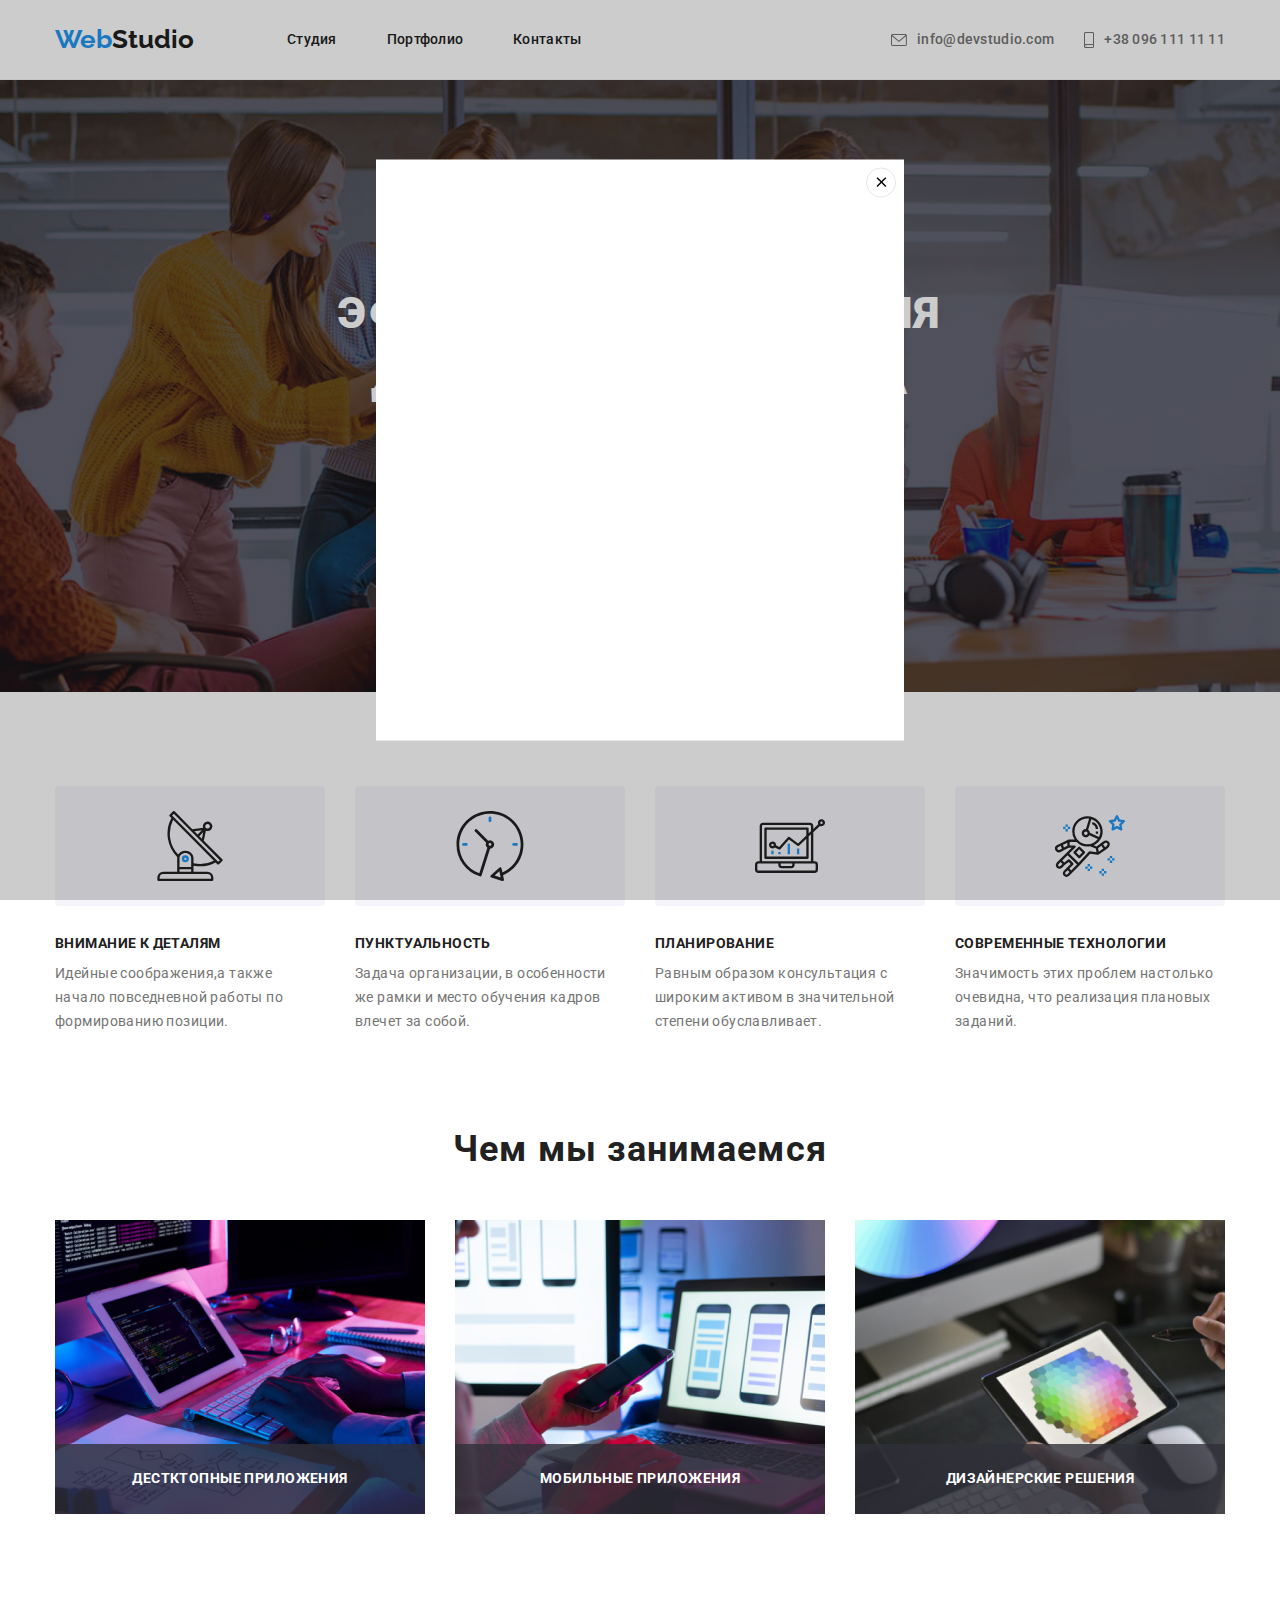
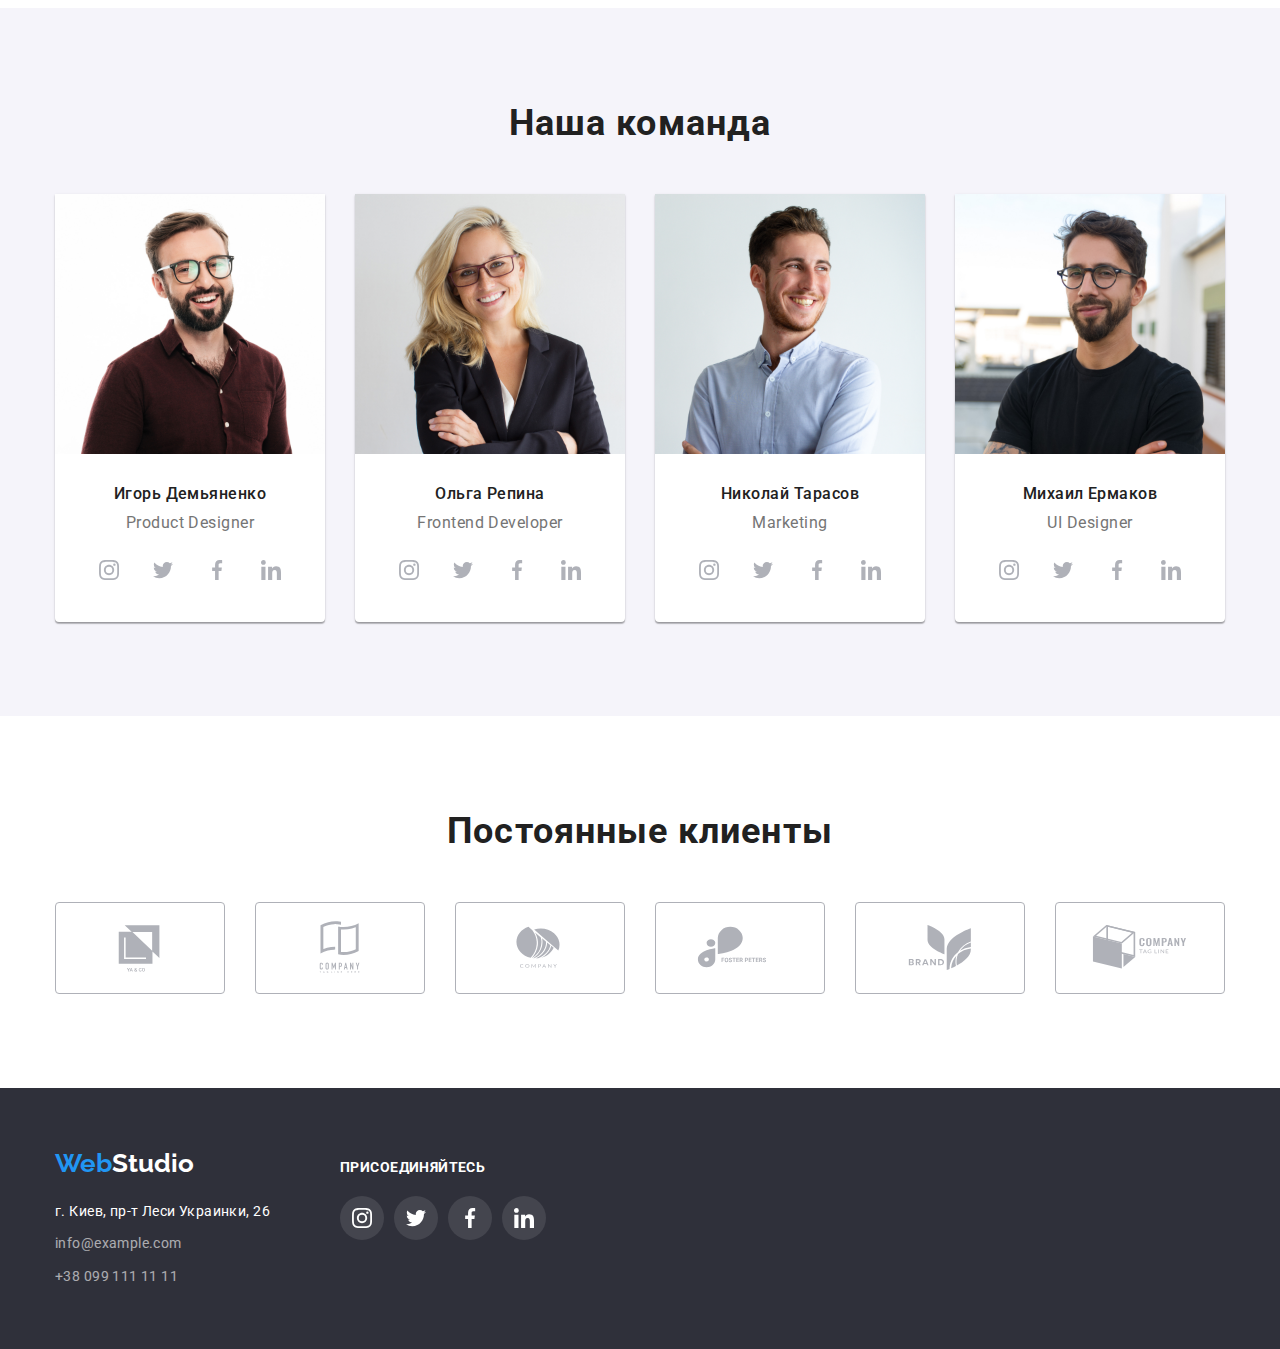
<file: index.html>
<!DOCTYPE html>
<html lang="ru">
  <head>
    <meta charset="UTF-8" />
    <meta http-equiv="X-UA-Compatible" content="IE=edge" />
    <meta name="viewport" content="width=device-width, initial-scale=1.0" />
    <title>WebStudio</title>
    <link rel="preconnect" href="https://fonts.googleapis.com" />
    <link rel="preconnect" href="https://fonts.gstatic.com" crossorigin />
    <link
      href="https://fonts.googleapis.com/css2?family=Raleway:wght@700&family=Roboto:wght@400;500;700;900&display=swap"
      rel="stylesheet"
    />
    <link
      rel="stylesheet"
      href="https://cdn.jsdelivr.net/npm/modern-normalize@1.1.0/modern-normalize.min.css"
    />
    <link rel="stylesheet" href="./css/styles.css" />
  </head>
  <body>
    <header class="page-header">
      <div class="container page-header-container">
        <nav class="page-nav">
          <a class="link logo" href="" lang="en"> <span class="logo-part">Web</span>Studio</a>
          <ul class="list menu">
            <li class="menu-item">
              <a class="link menu-link" href="#studio">Студия</a>
            </li>
            <li class="menu-item">
              <a class="link menu-link" href="./portfolio.html">Портфолио</a>
            </li>
            <li class="menu-item">
              <a class="link menu-link" href="#contacts">Контакты</a>
            </li>
          </ul>
        </nav>
        <ul class="list contact-header">
          <li class="contact-item-list">
            <a class="link contact-item" href="mailto:info@devstudio.com">
              <svg class="contact-item-icon" width="16" height="12">
                <use href="./images/sprite.svg#icon-envelope"></use>
              </svg>
              info@devstudio.com
            </a>
          </li>
          <li class="contact-item-list">
            <a class="link contact-item" href="tel:+380961111111">
              <svg class="contact-item-icon" width="10" height="16">
                <use href="./images/sprite.svg#icon-smartphone"></use>
              </svg>
              +38 096 111 11 11
            </a>
          </li>
        </ul>
      </div>
    </header>
    <main>
      <!--=====================HERO section=================================== -->
      <section class="hero-section">
        <div class="container">
          <h1 class="page-title">Эффективные решения для вашего бизнеса</h1>
          <button class="hero-button" type="button" data-modal-open>Заказать услугу</button>
        </div>
      </section>
      <!--================= advantages section =============================== -->
      <section class="advantages-section section" id="studio">
        <div class="container">
          <h2 lang="uk" class="visually-hidden">Наші переваги</h2>
          <ul class="advantages-list list">
            <li class="advantages-item">
              <div class="advantages-item-container">
                <svg class="advantages-item-icon">
                  <use href="./images/sprite.svg#icon-antenna-1"></use>
                </svg>
              </div>
              <h3 class="advantages-name">Внимание к деталям</h3>
              <p class="advantages-descrp">
                Идейные соображения,а также начало повседневной работы по формированию позиции.
              </p>
            </li>
            <li class="advantages-item">
              <div class="advantages-item-container">
                <svg class="advantages-item-icon">
                  <use href="./images/sprite.svg#icon-clock-1"></use>
                </svg>
              </div>
              <h3 class="advantages-name">Пунктуальность</h3>
              <p class="advantages-descrp">
                Задача организации, в особенности же рамки и место обучения кадров влечет за собой.
              </p>
            </li>
            <li class="advantages-item">
              <div class="advantages-item-container">
                <svg class="advantages-item-icon">
                  <use href="./images/sprite.svg#icon-diagram-1"></use>
                </svg>
              </div>
              <h3 class="advantages-name">Планирование</h3>
              <p class="advantages-descrp">
                Равным образом консультация с широким активом в значительной степени обуславливает.
              </p>
            </li>
            <li class="advantages-item">
              <div class="advantages-item-container">
                <svg class="advantages-item-icon">
                  <use href="./images/sprite.svg#icon-astronaut-1"></use>
                </svg>
              </div>
              <h3 class="advantages-name">Современные технологии</h3>
              <p class="advantages-descrp">
                Значимость этих проблем настолько очевидна, что реализация плановых заданий.
              </p>
            </li>
          </ul>
        </div>
      </section>
      <!--============================= occupation section ===========================-->
      <section class="occupation-section">
        <div class="container">
          <h2 class="subtitle">Чем мы занимаемся</h2>
          <ul class="occupation-list list">
            <li class="occupation-item">
              <img
                class="occupation-img"
                src="./images/img-1.jpg"
                alt="руки человека набирают текст на клавиатуре"
                width="370"
                height="295"
              />
              <h3 class="occupation-name">дестктопные приложения</h3>
            </li>
            <li class="occupation-item">
              <img
                class="occupation-img"
                src="./images/img-2.jpg"
                alt="человек сравнивает изображение на телефоне и ноутбуке"
                width="370"
                height="295"
              />
              <h3 class="occupation-name">мобильные приложения</h3>
            </li>
            <li class="occupation-item">
              <img
                class="occupation-img"
                src="./images/img-3.jpg"
                alt="человек просматривает палитру цветов на планшете"
                width="370"
                height="295"
              />
              <h3 class="occupation-name">дизайнерские решения</h3>
            </li>
          </ul>
        </div>
      </section>
      <!--==============================team section ==============================-->
      <section class="team-section section">
        <div class="container">
          <h2 class="subtitle">Наша команда</h2>
          <ul class="team-list list">
            <li class="team-item">
              <img
                class="team-image"
                src="./images/igor_demyanenko_profile_photo.jpg"
                alt="фото профиля Игорь Демьяненко"
                width="270"
                height="260"
              />
              <div class="subtitle-container">
                <h3 class="colleagues-name">Игорь Демьяненко</h3>
                <p class="card-title" lang="en">Product Designer</p>
                <ul class="social-list list">
                  <li class="social-list-item">
                    <a href="" class="social-list-link">
                      <svg class="social-list-icon">
                        <use href="./images/sprite.svg#icon-instagram"></use>
                      </svg>
                    </a>
                  </li>
                  <li class="social-list-item">
                    <a href="" class="social-list-link">
                      <svg class="social-list-icon">
                        <use href="./images/sprite.svg#icon-twitter"></use>
                      </svg>
                    </a>
                  </li>
                  <li class="social-list-item">
                    <a href="" class="social-list-link">
                      <svg class="social-list-icon">
                        <use href="./images/sprite.svg#icon-facebook"></use>
                      </svg>
                    </a>
                  </li>
                  <li class="social-list-item">
                    <a href="" class="social-list-link">
                      <svg class="social-list-icon">
                        <use href="./images/sprite.svg#icon-linkedin"></use>
                      </svg>
                    </a>
                  </li>
                </ul>
              </div>
            </li>
            <li class="team-item">
              <img
                class="team-image"
                src="./images/olga_repina_profile_photo.jpg"
                alt="фото профиля Ольга Репина"
                width="270"
                height="260"
              />
              <div class="subtitle-container">
                <h3 class="colleagues-name">Ольга Репина</h3>
                <p class="card-title" lang="en">Frontend Developer</p>
                <ul class="social-list list">
                  <li class="social-list-item">
                    <a href="" class="social-list-link">
                      <svg class="social-list-icon">
                        <use href="./images/sprite.svg#icon-instagram"></use>
                      </svg>
                    </a>
                  </li>
                  <li class="social-list-item">
                    <a href="" class="social-list-link">
                      <svg class="social-list-icon">
                        <use href="./images/sprite.svg#icon-twitter"></use>
                      </svg>
                    </a>
                  </li>
                  <li class="social-list-item">
                    <a href="" class="social-list-link">
                      <svg class="social-list-icon">
                        <use href="./images/sprite.svg#icon-facebook"></use>
                      </svg>
                    </a>
                  </li>
                  <li class="social-list-item">
                    <a href="" class="social-list-link">
                      <svg class="social-list-icon">
                        <use href="./images/sprite.svg#icon-linkedin"></use>
                      </svg>
                    </a>
                  </li>
                </ul>
              </div>
            </li>
            <li class="team-item">
              <img
                class="team-image"
                src="./images/nikolayi_tarasov_profile_photo.jpg"
                alt="фото профиля Николай Тарасов"
                width="270"
                height="260"
              />
              <div class="subtitle-container">
                <h3 class="colleagues-name">Николай Тарасов</h3>
                <p class="card-title" lang="en">Marketing</p>
                <ul class="social-list list">
                  <li class="social-list-item">
                    <a href="" class="social-list-link">
                      <svg class="social-list-icon">
                        <use href="./images/sprite.svg#icon-instagram"></use>
                      </svg>
                    </a>
                  </li>
                  <li class="social-list-item">
                    <a href="" class="social-list-link">
                      <svg class="social-list-icon">
                        <use href="./images/sprite.svg#icon-twitter"></use>
                      </svg>
                    </a>
                  </li>
                  <li class="social-list-item">
                    <a href="" class="social-list-link">
                      <svg class="social-list-icon">
                        <use href="./images/sprite.svg#icon-facebook"></use>
                      </svg>
                    </a>
                  </li>
                  <li class="social-list-item">
                    <a href="" class="social-list-link">
                      <svg class="social-list-icon">
                        <use href="./images/sprite.svg#icon-linkedin"></use>
                      </svg>
                    </a>
                  </li>
                </ul>
              </div>
            </li>
            <li class="team-item">
              <img
                class="team-image"
                src="./images/michail_ermakov_profile_photo.jpg"
                alt="фото профиля Михаил Ермаков"
                width="270"
                height="260"
              />
              <div class="subtitle-container">
                <h3 class="colleagues-name">Михаил Ермаков</h3>
                <p class="card-title" lang="en">UI Designer</p>
                <ul class="social-list list">
                  <li class="social-list-item">
                    <a href="" class="social-list-link">
                      <svg class="social-list-icon">
                        <use href="./images/sprite.svg#icon-instagram"></use>
                      </svg>
                    </a>
                  </li>
                  <li class="social-list-item">
                    <a href="" class="social-list-link">
                      <svg class="social-list-icon">
                        <use href="./images/sprite.svg#icon-twitter"></use>
                      </svg>
                    </a>
                  </li>
                  <li class="social-list-item">
                    <a href="" class="social-list-link">
                      <svg class="social-list-icon">
                        <use href="./images/sprite.svg#icon-facebook"></use>
                      </svg>
                    </a>
                  </li>
                  <li class="social-list-item">
                    <a href="" class="social-list-link">
                      <svg class="social-list-icon">
                        <use href="./images/sprite.svg#icon-linkedin"></use>
                      </svg>
                    </a>
                  </li>
                </ul>
              </div>
            </li>
          </ul>
        </div>
      </section>
      <!--============================= CLIENTS SECTION ============================== -->
      <section class="clients-section section">
        <div class="container">
          <h2 class="subtitle">Постоянные клиенты</h2>
          <ul class="clients-list list">
            <li class="clients-list-item">
              <a href="" class="clients-list-link">
                <svg class="clients-list-icon">
                  <use href="./images/sprite.svg#icon-logo-client-1"></use>
                </svg>
              </a>
            </li>
            <li class="clients-list-item">
              <a href="" class="clients-list-link">
                <svg class="clients-list-icon">
                  <use href="./images/sprite.svg#icon-logo-client-2"></use>
                </svg>
              </a>
            </li>
            <li class="clients-list-item">
              <a href="" class="clients-list-link">
                <svg class="clients-list-icon">
                  <use href="./images/sprite.svg#icon-logo-client-3"></use>
                </svg>
              </a>
            </li>
            <li class="clients-list-item">
              <a href="" class="clients-list-link">
                <svg class="clients-list-icon">
                  <use href="./images/sprite.svg#icon-logo-client-4"></use>
                </svg>
              </a>
            </li>
            <li class="clients-list-item">
              <a href="" class="clients-list-link">
                <svg class="clients-list-icon">
                  <use href="./images/sprite.svg#icon-logo-client-5"></use>
                </svg>
              </a>
            </li>
            <li class="clients-list-item">
              <a href="" class="clients-list-link">
                <svg class="clients-list-icon">
                  <use href="./images/sprite.svg#icon-logo-client-6"></use>
                </svg>
              </a>
            </li>
          </ul>
        </div>
      </section>
    </main>
    <footer class="page-footer">
      <div class="container footer-container">
        <div class="footer-container-adress">
          <a class="link logo-footer" href="" lang="en">
            <span class="logo-part">Web</span>Studio</a
          >
          <address class="contacts" id="contacts">
            <ul class="contact-footer list">
              <li class="contact-item">
                <a
                  class="contact-address link"
                  href="https://goo.gl/maps/2nvCJboYjxiyjbgM6"
                  target="_blank"
                  rel="noopener noreferrer"
                  >г. Киев, пр-т Леси Украинки, 26</a
                >
              </li>
              <li class="contact-item">
                <a class="contact-link link" href="mailto:info@example.com">info@example.com</a>
              </li>
              <li class="contact-item">
                <a class="contact-link link" href="tel:+380991111111">+38 099 111 11 11</a>
              </li>
            </ul>
          </address>
        </div>
        <div>
          <h3 class="title-social-list">Присоединяйтесь</h3>
          <ul class="social-list list">
            <li class="social-list-item">
              <a href="" class="social-list-link social-list-link-footer">
                <svg class="social-list-icon social-list-icon-footer">
                  <use href="./images/sprite.svg#icon-instagram"></use>
                </svg>
              </a>
            </li>
            <li class="social-list-item">
              <a href="" class="social-list-link social-list-link-footer">
                <svg class="social-list-icon social-list-icon-footer">
                  <use href="./images/sprite.svg#icon-twitter"></use>
                </svg>
              </a>
            </li>
            <li class="social-list-item">
              <a href="" class="social-list-link social-list-link-footer">
                <svg class="social-list-icon social-list-icon-footer">
                  <use href="./images/sprite.svg#icon-facebook"></use>
                </svg>
              </a>
            </li>
            <li class="social-list-item">
              <a href="" class="social-list-link social-list-link-footer">
                <svg class="social-list-icon social-list-icon-footer">
                  <use href="./images/sprite.svg#icon-linkedin"></use>
                </svg>
              </a>
            </li>
          </ul>
        </div>
      </div>
    </footer>
    <div class="backdrop" data-modal>
      <div class="modal">
        <button type="button" class="modal-close-button" data-modal-close>
          <svg class="modal-close-icon" width="18px" height="18px">
            <use href="./images/sprite.svg#icon-close-black"></use>
          </svg>
        </button>
      </div>
    </div>
    <script src="./js/modal.js"></script>
  </body>
</html>
</file>
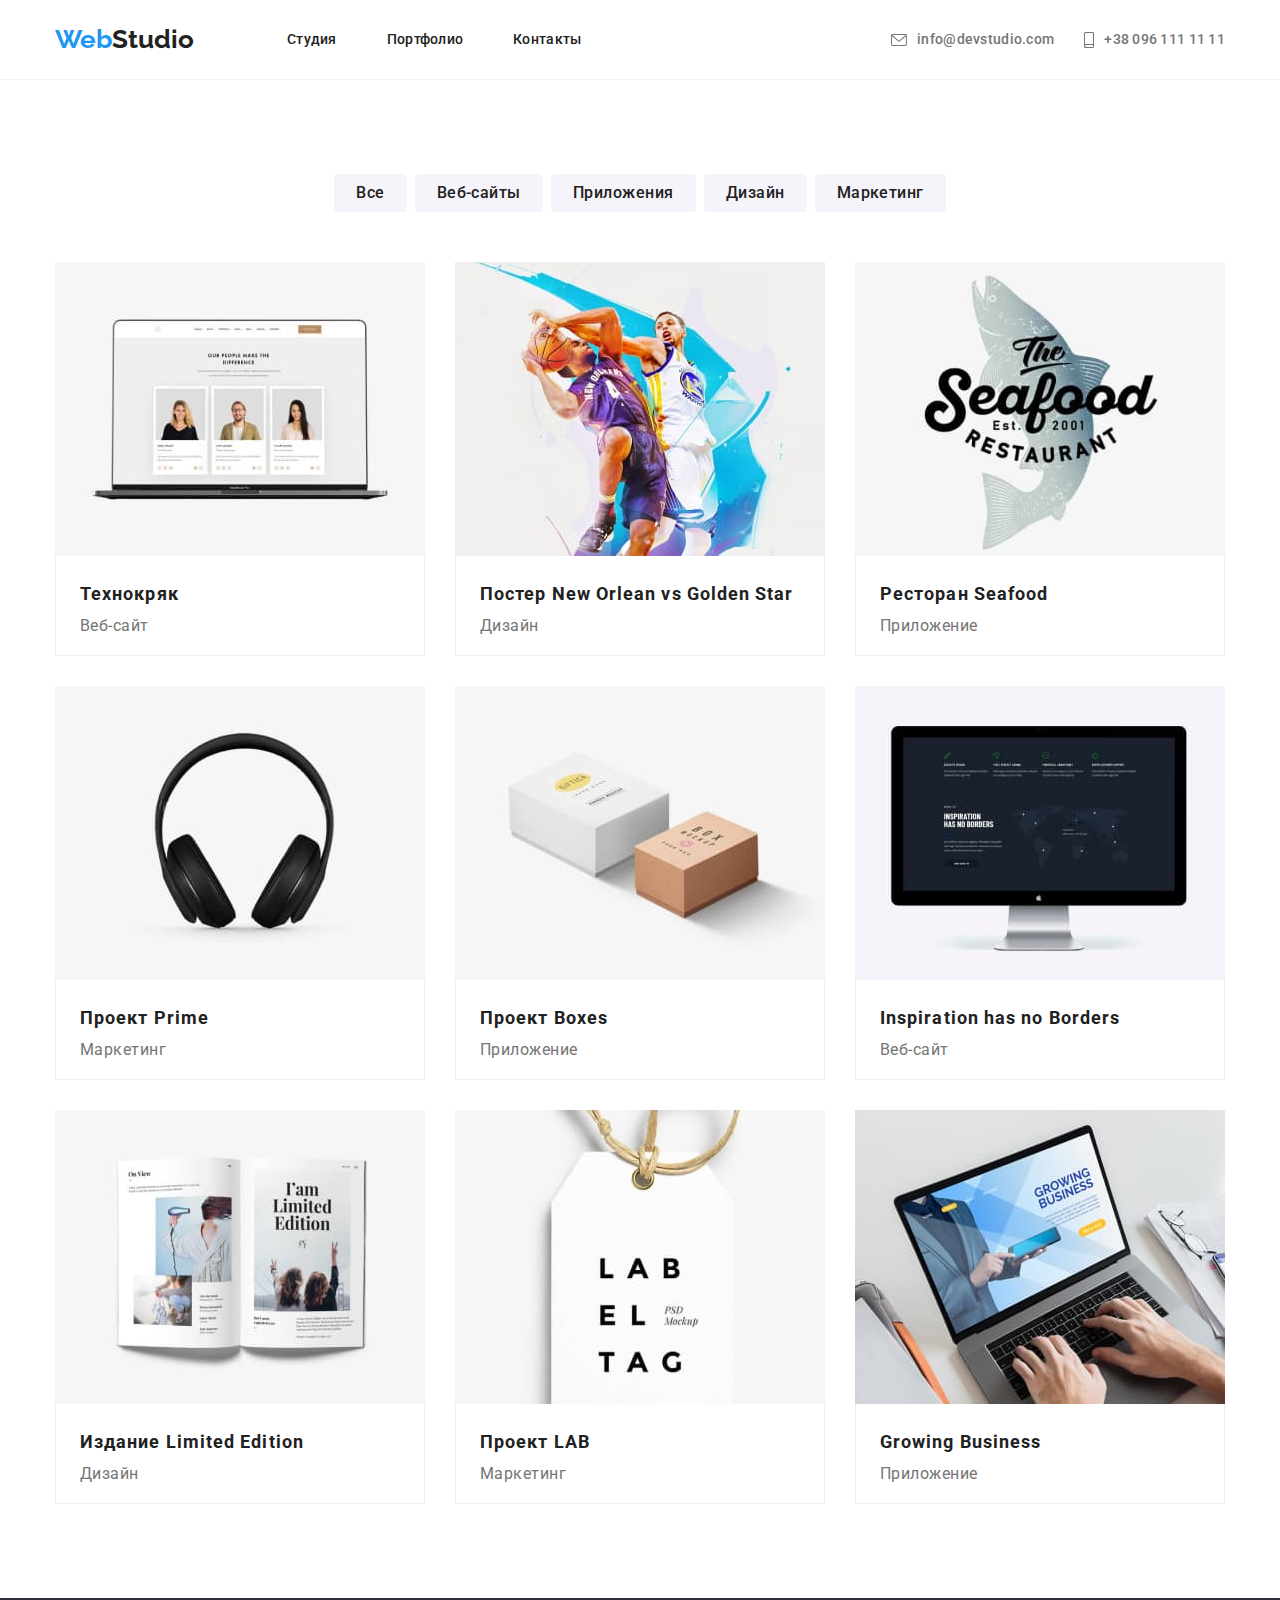
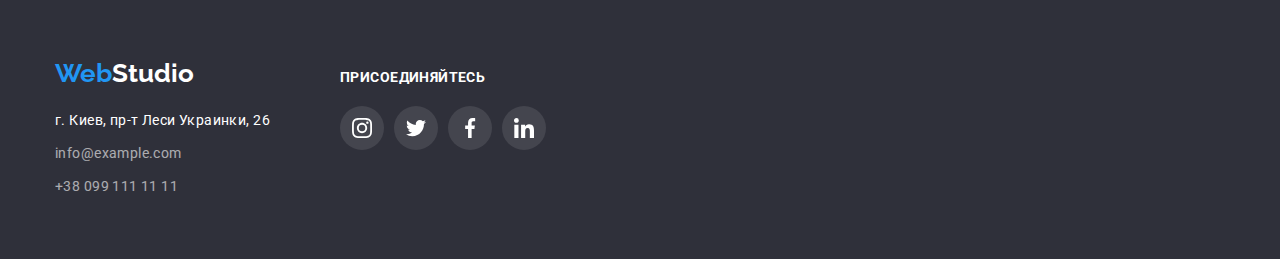
<file: portfolio.html>
<!DOCTYPE html>
<html lang="en">
  <head>
    <meta charset="UTF-8" />
    <meta http-equiv="X-UA-Compatible" content="IE=edge" />
    <meta name="viewport" content="width=device-width, initial-scale=1.0" />
    <title>Portfolio</title>
    <link rel="preconnect" href="https://fonts.googleapis.com" />
    <link rel="preconnect" href="https://fonts.gstatic.com" crossorigin />
    <link
      href="https://fonts.googleapis.com/css2?family=Raleway:wght@700&family=Roboto:wght@400;500;700;900&display=swap"
      rel="stylesheet"
    />
    <link
      rel="stylesheet"
      href="https://cdn.jsdelivr.net/npm/modern-normalize@1.1.0/modern-normalize.min.css"
    />
    <link rel="stylesheet" href="./css/styles.css" />
  </head>
  <body>
    <header class="page-header">
      <div class="container page-header-container">
        <nav class="page-nav">
          <a class="link logo" href="" lang="en"> <span class="logo-part">Web</span>Studio</a>
          <ul class="list menu">
            <li class="menu-item">
              <a class="link menu-link" href="#studio">Студия</a>
            </li>
            <li class="menu-item">
              <a class="link menu-link" href="./portfolio.html">Портфолио</a>
            </li>
            <li class="menu-item">
              <a class="link menu-link" href="#contacts">Контакты</a>
            </li>
          </ul>
        </nav>
        <ul class="list contact-header">
          <li class="contact-item-list">
            <a class="link contact-item" href="mailto:info@devstudio.com">
              <svg class="contact-item-icon" width="16" height="12">
                <use href="./images/sprite.svg#icon-envelope"></use>
              </svg>
              info@devstudio.com
            </a>
          </li>
          <li class="contact-item-list">
            <a class="link contact-item" href="tel:+380961111111">
              <svg class="contact-item-icon" width="10" height="16">
                <use href="./images/sprite.svg#icon-smartphone"></use>
              </svg>
              +38 096 111 11 11
            </a>
          </li>
        </ul>
      </div>
    </header>
    <!-- =========================section Portfolio========================= -->
    <main>
      <section class="section">
        <div class="container">
          <h1 class="visually-hidden">Portfolio</h1>
          <ul class="button-works-list list">
            <li>
              <button class="works-button" type="button">Все</button>
            </li>
            <li>
              <button class="works-button" type="button">Веб-сайты</button>
            </li>
            <li>
              <button class="works-button" type="button">Приложения</button>
            </li>
            <li>
              <button class="works-button" type="button">Дизайн</button>
            </li>
            <li>
              <button class="works-button" type="button">Маркетинг</button>
            </li>
          </ul>
          <ul class="portfolio-list list">
            <li class="portfolio-item">
              <a class="portfolio-link link" href="">
                <div class="portfolio-list-container">
                  <img
                    src="./images/portfolio/technocrack.jpg"
                    alt="ноутбук"
                    width="370"
                    height="294"
                  />
                  <p class="portfolio-overlay">
                    Ресурс предлагает комплексные предложения с разным уровнем функционала и
                    сервисов. Все это позволит посетителю получить исчерпывающие сведения о компании
                    или частном лице.
                  </p>
                </div>
                <div class="portfolio-container">
                  <h2 class="portfolio-title">Технокряк</h2>
                  <p class="card-title-portfolio">Веб-сайт</p>
                </div>
              </a>
            </li>
            <li class="portfolio-item">
              <a class="portfolio-link link" href="">
                <div class="portfolio-list-container">
                  <img
                    src="./images/portfolio/poster-neworlean-vs-goldenstar.jpg"
                    alt="два баскетболиста в борьбе за мяч"
                    width="370"
                    height="294"
                  />
                  <p class="portfolio-overlay">
                    Ресурс предлагает комплексные предложения с разным уровнем функционала и
                    сервисов. Все это позволит посетителю получить исчерпывающие сведения о компании
                    или частном лице.
                  </p>
                </div>
                <div class="portfolio-container">
                  <h2 class="portfolio-title">Постер New Orlean vs Golden Star</h2>
                  <p class="card-title-portfolio">Дизайн</p>
                </div>
              </a>
            </li>
            <li class="portfolio-item">
              <a class="portfolio-link link" href="">
                <div class="portfolio-list-container">
                  <img
                    src="./images/portfolio/restaraunt-seafood.jpg"
                    alt="эмблема ресторона сифуд"
                    width="370"
                    height="294"
                  />
                  <p class="portfolio-overlay">
                    Ресурс предлагает комплексные предложения с разным уровнем функционала и
                    сервисов. Все это позволит посетителю получить исчерпывающие сведения о компании
                    или частном лице.
                  </p>
                </div>
                <div class="portfolio-container">
                  <h2 class="portfolio-title">Ресторан Seafood</h2>
                  <p class="card-title-portfolio">Приложение</p>
                </div>
              </a>
            </li>
            <li class="portfolio-item">
              <a class="portfolio-link link" href="">
                <div class="portfolio-list-container">
                  <img
                    src="./images/portfolio/project-prime.jpg"
                    alt="наушники"
                    width="370"
                    height="294"
                  />
                  <p class="portfolio-overlay">
                    Ресурс предлагает комплексные предложения с разным уровнем функционала и
                    сервисов. Все это позволит посетителю получить исчерпывающие сведения о компании
                    или частном лице.
                  </p>
                </div>
                <div class="portfolio-container">
                  <h2 class="portfolio-title">Проект Prime</h2>
                  <p class="card-title-portfolio">Маркетинг</p>
                </div>
              </a>
            </li>
            <li class="portfolio-item">
              <a class="portfolio-link link" href="">
                <div class="portfolio-list-container">
                  <img
                    src="./images/portfolio/project-boxes.jpg"
                    alt="две коробки"
                    width="370"
                    height="294"
                  />
                  <p class="portfolio-overlay">
                    Ресурс предлагает комплексные предложения с разным уровнем функционала и
                    сервисов. Все это позволит посетителю получить исчерпывающие сведения о компании
                    или частном лице.
                  </p>
                </div>
                <div class="portfolio-container">
                  <h2 class="portfolio-title">Проект Boxes</h2>
                  <p class="card-title-portfolio">Приложение</p>
                </div>
              </a>
            </li>
            <li class="portfolio-item">
              <a class="portfolio-link link" href="">
                <div class="portfolio-list-container">
                  <img
                    src="./images/portfolio/inspiration-has-no-borders.jpg"
                    alt="монитор"
                    width="370"
                    height="294"
                  />
                  <p class="portfolio-overlay">
                    Ресурс предлагает комплексные предложения с разным уровнем функционала и
                    сервисов. Все это позволит посетителю получить исчерпывающие сведения о компании
                    или частном лице.
                  </p>
                </div>
                <div class="portfolio-container">
                  <h2 class="portfolio-title">Inspiration has no Borders</h2>
                  <p class="card-title-portfolio">Веб-сайт</p>
                </div>
              </a>
            </li>
            <li class="portfolio-item">
              <a class="portfolio-link link" href="">
                <div class="portfolio-list-container">
                  <img
                    src="./images/portfolio/limited-edition.jpg"
                    alt="журнал"
                    width="370"
                    height="294"
                  />
                  <p class="portfolio-overlay">
                    Ресурс предлагает комплексные предложения с разным уровнем функционала и
                    сервисов. Все это позволит посетителю получить исчерпывающие сведения о компании
                    или частном лице.
                  </p>
                </div>
                <div class="portfolio-container">
                  <h2 class="portfolio-title">Издание Limited Edition</h2>
                  <p class="card-title-portfolio">Дизайн</p>
                </div>
              </a>
            </li>
            <li class="portfolio-item">
              <a class="portfolio-link link" href="">
                <div class="portfolio-list-container">
                  <img
                    src="./images/portfolio/project-lab.jpg"
                    alt="бирка"
                    width="370"
                    height="294"
                  />
                  <p class="portfolio-overlay">
                    Ресурс предлагает комплексные предложения с разным уровнем функционала и
                    сервисов. Все это позволит посетителю получить исчерпывающие сведения о компании
                    или частном лице.
                  </p>
                </div>
                <div class="portfolio-container">
                  <h2 class="portfolio-title">Проект LAB</h2>
                  <p class="card-title-portfolio">Маркетинг</p>
                </div>
              </a>
            </li>
            <li class="portfolio-item">
              <a class="portfolio-link link" href="">
                <div class="portfolio-list-container">
                  <img
                    src="./images/portfolio/growing-business.jpg"
                    alt="руки человека печатают на клавиатуре ноутбука"
                    width="370"
                    height="294"
                  />
                  <p class="portfolio-overlay">
                    Ресурс предлагает комплексные предложения с разным уровнем функционала и
                    сервисов. Все это позволит посетителю получить исчерпывающие сведения о компании
                    или частном лице.
                  </p>
                </div>
                <div class="portfolio-container">
                  <h2 class="portfolio-title">Growing Business</h2>
                  <p class="card-title-portfolio">Приложение</p>
                </div>
              </a>
            </li>
          </ul>
        </div>
      </section>
    </main>
    <footer class="page-footer">
      <div class="container footer-container">
        <div class="footer-container-adress">
          <a class="link logo-footer" href="" lang="en">
            <span class="logo-part">Web</span>Studio</a
          >
          <address class="contacts" id="contacts">
            <ul class="contact-footer list">
              <li class="contact-item">
                <a
                  class="contact-address link"
                  href="https://goo.gl/maps/2nvCJboYjxiyjbgM6"
                  target="_blank"
                  rel="noopener noreferrer"
                  >г. Киев, пр-т Леси Украинки, 26</a
                >
              </li>
              <li class="contact-item">
                <a class="contact-link link" href="mailto:info@example.com">info@example.com</a>
              </li>
              <li class="contact-item">
                <a class="contact-link link" href="tel:+380991111111">+38 099 111 11 11</a>
              </li>
            </ul>
          </address>
        </div>
        <div>
          <h3 class="title-social-list">Присоединяйтесь</h3>
          <ul class="social-list list">
            <li class="social-list-item">
              <a href="" class="social-list-link social-list-link-footer">
                <svg class="social-list-icon social-list-icon-footer">
                  <use href="./images/sprite.svg#icon-instagram"></use>
                </svg>
              </a>
            </li>
            <li class="social-list-item">
              <a href="" class="social-list-link social-list-link-footer">
                <svg class="social-list-icon social-list-icon-footer">
                  <use href="./images/sprite.svg#icon-twitter"></use>
                </svg>
              </a>
            </li>
            <li class="social-list-item">
              <a href="" class="social-list-link social-list-link-footer">
                <svg class="social-list-icon social-list-icon-footer">
                  <use href="./images/sprite.svg#icon-facebook"></use>
                </svg>
              </a>
            </li>
            <li class="social-list-item">
              <a href="" class="social-list-link social-list-link-footer">
                <svg class="social-list-icon social-list-icon-footer">
                  <use href="./images/sprite.svg#icon-linkedin"></use>
                </svg>
              </a>
            </li>
          </ul>
        </div>
      </div>
    </footer>
  </body>
</html>
</file>
<file: css/styles.css>
:root {
  --primary-font: 'Roboto', sans-serif;
  --secondary-font: 'Raleway', sans-serif;
  --main-text-color-dark-theme: #ffffff;
  --main-text-color-white-theme: #212121;
  --secondary-text-color-white-theme: #757575;
  --accent-color: #2196f3;
  --main-background-color: #2f303a;
  --transition-duration-and-func: 250ms cubic-bezier(0.4, 0, 0.2, 1);
}
h1,
h2,
h3,
h4,
p {
  margin-top: 0;
  margin-bottom: 0;
}
ul,
ol {
  margin-top: 0;
  margin-bottom: 0;
  padding-left: 0;
}
img {
  display: block;
}
.list {
  list-style: none;
}

.link {
  text-decoration: none;
}

body {
  font-family: var(--primary-font);
}
button {
  cursor: pointer;
}
.container {
  width: 1200px;
  margin-left: auto;
  margin-right: auto;
  padding-left: 15px;
  padding-right: 15px;
}
.visually-hidden {
  position: absolute;
  width: 1px;
  height: 1px;
  margin: -1px;
  border: 0;
  padding: 0;
  white-space: nowrap;
  clip-path: inset(100%);
  clip: rect(0 0 0 0);
  overflow: hidden;
}
/* test git */
/* ===================== COMPONENTS =====================  */
.subtitle {
  text-align: center;
  margin-bottom: 50px;
  font-weight: 700;
  font-size: 36px;
  line-height: 1.17;
  letter-spacing: 0.03em;
  color: var(--main-text-color-white-theme);
}
.card-title {
  margin-bottom: 16px;
  font-size: 16px;
  line-height: 1.19;
  letter-spacing: 0.03em;
  color: var(--secondary-text-color-white-theme);
}
.section {
  padding-top: 94px;
  padding-bottom: 94px;
}
/* ======================/COMPONENTS =====================*/

/* =======================HEADER ===========================  */
.page-header {
  padding-top: 24px;
  padding-bottom: 24px;
  border-bottom: 1px solid #ececec83;
}

.page-header-container {
  display: flex;
  align-items: center;
  justify-content: space-between;
}
.page-nav {
  display: flex;
  align-items: center;
}
.menu {
  display: flex;
  align-items: center;
}

.menu-item:not(:last-child) {
  margin-right: 50px;
}

.menu-link:hover.menu-link::after,
.menu-link:focus.menu-link::after {
  position: absolute;
  left: 0;
  bottom: -33px;
  display: block;
  content: '';
  width: 100%;
  height: 4px;
  background: var(--accent-color);
  border-radius: 2px;
}

.logo {
  margin-right: 93px;
  font-family: var(--secondary-font);
  font-weight: 700;
  font-size: 26px;
  line-height: 1.2;
  color: var(--main-text-color-white-theme);
}
.logo-part {
  color: var(--accent-color);
  font-weight: 700;
  font-size: 26px;
  line-height: 1.2;
}
.menu-link {
  position: relative;
  display: block;
  font-weight: 500;
  font-size: 14px;
  line-height: 1.14;
  letter-spacing: 0.02em;
  color: var(--main-text-color-white-theme);
  transition: color var(--transition-duration-and-func);
}
.menu-link:hover,
.menu-link:focus {
  color: var(--accent-color);
}
.contact-header {
  display: flex;
  align-items: flex-end;
  font-weight: 500;
  font-size: 14px;
  line-height: 1.14;
  letter-spacing: 0.02em;
  color: var(--secondary-text-color-white-theme);
}
.contact-item {
  display: flex;
  align-items: center;
  transition: color var(--transition-duration-and-func);
}
.contact-item-icon {
  margin-right: 10px;
  fill: var(--secondary-text-color-white-theme);
  transition: fill var(--transition-duration-and-func);
}
.contact-item:hover .contact-item-icon,
.contact-item:focus .contact-item-icon {
  fill: var(--accent-color);
}

.contact-item-list:last-child {
  margin-left: 30px;
}
.contact-item {
  color: inherit;
}
.contact-item:hover,
.contact-item:focus {
  color: var(--accent-color);
}
/*======================== /HEADER==========================  */

/* =========================MAIN============================ */
/* hero section */
.hero-section {
  padding-top: 200px;
  padding-bottom: 200px;
  background-image: linear-gradient(rgba(47, 48, 58, 0.4), rgba(47, 48, 58, 0.4)),
    url('../images/hero/bg.jpg');
  background-color: #c4c4c4;
  background-size: cover;
  background-position: 50% 50%;
  background-repeat: no-repeat;
  max-width: 1600px;
  margin-left: auto;
  margin-right: auto;
}

.hero-button {
  padding-top: 10px;
  padding-right: 22px;
  padding-bottom: 10px;
  padding-left: 22px;
  min-width: 200px;
  border-radius: 4px;
  border: none;
  display: block;
  margin-left: auto;
  margin-right: auto;
  margin-top: 30px;
  font-weight: 700;
  font-size: 16px;
  line-height: 1.88;
  letter-spacing: 0.06em;
  color: var(--main-text-color-dark-theme);
  background-color: var(--accent-color);
}

/* advantages section */
.advantages-list {
  display: flex;
  align-items: center;
  justify-content: space-between;
}
.advantages-item-container {
  display: flex;
  justify-content: center;
  align-items: center;
  height: 120px;
  background-color: #f5f4fa;
  border-radius: 4px;
  border: none;
  margin-bottom: 30px;
}

.advantages-item-icon {
  width: 70px;
  height: 70px;
}
.page-title {
  width: 700px;
  margin-left: auto;
  margin-right: auto;
  font-weight: 900;
  font-size: 44px;
  line-height: 1.5;
  text-align: center;
  letter-spacing: 0.06em;
  text-transform: uppercase;
  color: var(--main-text-color-dark-theme);
  /* adding background color in order to see the words on the page */
}

.advantages-item:not(:last-child) {
  margin-right: 30px;
}

.advantages-name {
  margin-bottom: 10px;
  font-weight: 700;
  font-size: 14px;
  line-height: 1.14;
  letter-spacing: 0.03em;
  text-transform: uppercase;
  color: var(--main-text-color-white-theme);
}
.advantages-descrp {
  min-width: 270px;
  font-size: 14px;
  line-height: 1.71;
  letter-spacing: 0.03em;
  color: var(--secondary-text-color-white-theme);
}
/* ocupation list */
.occupation-section {
  padding-bottom: 94px;
}
.occupation-img {
  max-width: 100%;
  height: auto;
}
.occupation-item {
  position: relative;
  display: block;
}

.occupation-list {
  display: flex;
  justify-content: space-between;
}
.occupation-name-container {
  position: absolute;
}
.occupation-name {
  position: absolute;
  left: 0;
  bottom: 0;
  width: 100%;
  text-align: center;
  padding-top: 27px;
  padding-bottom: 27px;
  font-weight: 700;
  font-size: 14px;
  line-height: 1.14;
  letter-spacing: 0.03em;
  text-transform: uppercase;
  color: var(--main-text-color-dark-theme);
  background-color: rgba(47, 48, 58, 0.8);
}
/* team section */
.team-section {
  background-color: #f5f4fa;
}

.team-list {
  display: flex;
  justify-content: space-between;
}
.subtitle-container {
  padding-top: 30px;
  padding-bottom: 30px;
}
.colleagues-name {
  margin-bottom: 10px;
  font-weight: 500;
  font-size: 16px;
  line-height: 1.19;
  letter-spacing: 0.03em;
  color: var(--main-text-color-white-theme);
}
.team-item {
  background-color: #fff;
  text-align: center;
  box-shadow: 0px 1px 3px rgba(0, 0, 0, 0.12), 0px 1px 1px rgba(0, 0, 0, 0.14),
    0px 2px 1px rgba(0, 0, 0, 0.2);
  border-radius: 0px 0px 4px 4px;
}

.social-list {
  display: flex;
  justify-content: center;
  gap: 10px;
}
.social-list-link {
  display: flex;
  justify-content: center;
  align-items: center;
  width: 44px;
  height: 44px;
  border-radius: 50%;
  background-color: #fff;
}

.social-list-item :hover,
.social-list-item :focus {
  background-color: var(--accent-color);
}
.social-list-icon {
  fill: #afb1b8;
  width: 20px;
  height: 20px;
}
.social-list-link:hover .social-list-icon,
.social-list-link:focus .social-list-icon {
  fill: #fff;
}
/* CLIENTS SECTION */

.clients-list {
  display: flex;
  justify-content: space-between;
}

.clients-list-link {
  display: flex;
  justify-content: center;
  align-items: center;
  width: 170px;
  height: 92px;
  border: 1px solid #afb1b8;
  border-radius: 4px;
}
.clients-list-icon {
  fill: #afb1b8;
  width: 106px;
  height: 60px;
}
.clients-list-link:hover .clients-list-icon,
.clients-list-link:focus .clients-list-icon {
  fill: var(--accent-color);
}
.clients-list-link:hover,
.clients-list-link:focus {
  border-color: var(--accent-color);
}
/*=====================================/ main ======================================*/
/* ====================================footer====================================== */
.footer-container {
  display: flex;
  align-items: baseline;
}
.footer-container-adress {
  margin-right: 70px;
}
.page-footer {
  background-color: #2f303a;
  padding-top: 60px;
  padding-bottom: 60px;
}
.logo-footer {
  font-family: var(--secondary-font);
  font-weight: 700;
  font-size: 26px;
  line-height: 1.2;
  color: var(--main-text-color-dark-theme);
}
.contacts {
  font-style: normal;
  margin-top: 20px;
}
.contact-item:not(:last-child) {
  margin-bottom: 9px;
}

.contact-footer {
  font-size: 14px;
  line-height: 1.7;
  letter-spacing: 0.03em;
  color: var(--main-text-color-dark-theme);
}
.contact-address {
  color: inherit;
}
.contact-link {
  color: inherit;
  opacity: 60%;
}
.social-list-link-footer {
  background-color: rgba(255, 255, 255, 0.1);
}
.social-list-icon-footer {
  fill: #fff;
}
.title-social-list {
  margin-bottom: 20px;
  font-weight: 700;
  font-size: 14px;
  line-height: 1.14;
  letter-spacing: 0.03em;
  text-transform: uppercase;
  color: var(--main-text-color-dark-theme);
}
.footer-social-list {
  display: block;
  justify-content: ;
}

/* ===================================/footer===================================== */
/* portfolio */
.button-works-list {
  display: flex;
  justify-content: center;
  gap: 8px;
  margin-bottom: 50px;
}

.portfolio-list {
  display: flex;
  flex-wrap: wrap;
  gap: 30px;
}
.portfolio-container {
  padding-left: 24px;
  padding-right: 24px;
  padding-top: 20px;
  padding-bottom: 20px;
  border-bottom: 1px solid #eeeeee;
  border-left: 1px solid #eeeeee;
  border-right: 1px solid #eeeeee;
  background-color: ;
}
.works-button {
  padding-top: 6px;
  padding-right: 22px;
  padding-bottom: 6px;
  padding-left: 22px;
  border-radius: 4px;
  border: none;
  font-weight: 500;
  font-size: 16px;
  line-height: 1.62;
  letter-spacing: 0.03em;
  background-color: #f5f4fa;
  color: var(--main-text-color-white-theme);
}
.card-title-portfolio {
  font-size: 16px;
  line-height: 1.19;
  letter-spacing: 0.03em;
  color: var(--secondary-text-color-white-theme);
}
.works-button:hover,
.works-button:focus {
  background-color: var(--accent-color);
  color: var(--main-text-color-dark-theme);
  box-shadow: 0px 4px 4px rgba(0, 0, 0, 0.25);
}
.portfolio-item {
  display: block;
}
.portfolio-link {
  display: block;
  max-width: 370px;
  background-color: #ffffff;
}
.portfolio-list-container {
  position: relative;
  overflow: hidden;
}
.portfolio-overlay {
  position: absolute;
  top: 0;
  left: 0;
  overflow: auto;
  transform: translate(0, 100%);
  transition: transform 250ms cubic-bezier(0.4, 0, 0.2, 1);
  display: block;
  width: 100%;
  height: 100%;
  padding-top: 63px;
  padding-right: 24px;
  padding-bottom: 63px;
  padding-left: 24px;
  background-color: rgba(33, 150, 243, 0.9);
  font-weight: 400;
  font-size: 18px;
  line-height: 1.56;
  letter-spacing: 0.03em;
  color: var(--main-text-color-dark-theme);
}
.portfolio-link:hover .portfolio-overlay,
.portfolio-link:focus .portfolio-overlay {
  transform: translate(0, 0);
}
.portfolio-title {
  margin-bottom: 4px;
  font-weight: 700;
  font-size: 18px;
  line-height: 2;
  letter-spacing: 0.06em;
  color: var(--main-text-color-white-theme);
}

.portfolio-link:hover,
.portfolio-link:focus {
  box-shadow: 0px 1px 1px rgba(0, 0, 0, 0.12), 0px 4px 4px rgba(0, 0, 0, 0.06),
    1px 4px 6px rgba(0, 0, 0, 0.16);
}
/* =================MODAL WINDOW================= */
.backdrop {
  position: fixed;
  top: 0;
  left: 0;
  z-index: 100;
  width: 100%;
  height: 100%;
  background-color: rgba(0, 0, 0, 0.2);
  transition: opacity var(--transition-duration-and-func),
    visibility var(--transition-duration-and-func);
}
.modal {
  position: absolute;
  top: 50%;
  left: 50%;
  transform: translate(-50%, -50%);
  width: 528px;
  height: 581px;
  background-color: #ffffff;
}
.backdrop.is-hidden {
  opacity: 0;
  visibility: hidden;
  pointer-events: none;
}
.modal-close-button {
  position: absolute;
  top: 8px;
  right: 8px;
  display: flex;
  justify-content: center;
  align-items: center;
  background-color: transparent;
  border: 1px solid rgba(0, 0, 0, 0.1);
  width: 30px;
  height: 30px;
  border-radius: 50%;
}
/* =================/MODAL WINOW================== */
</file>
